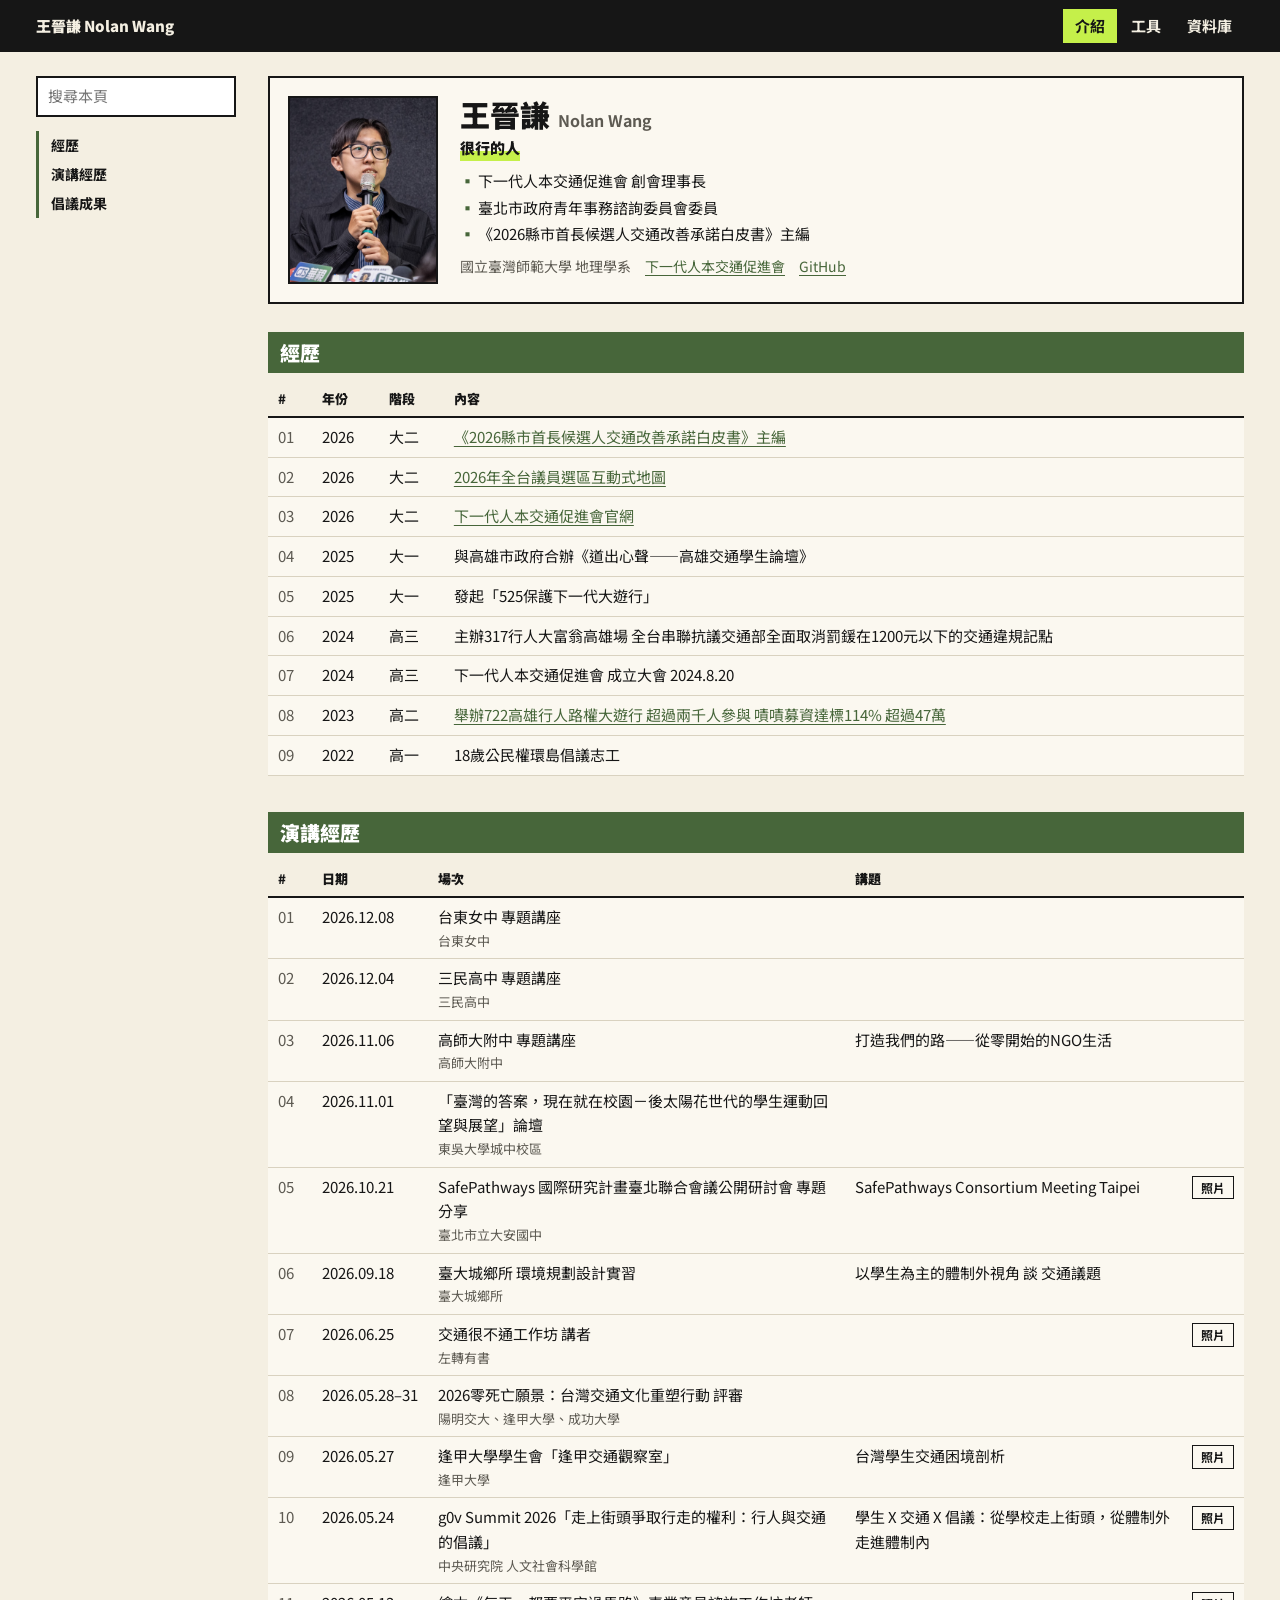
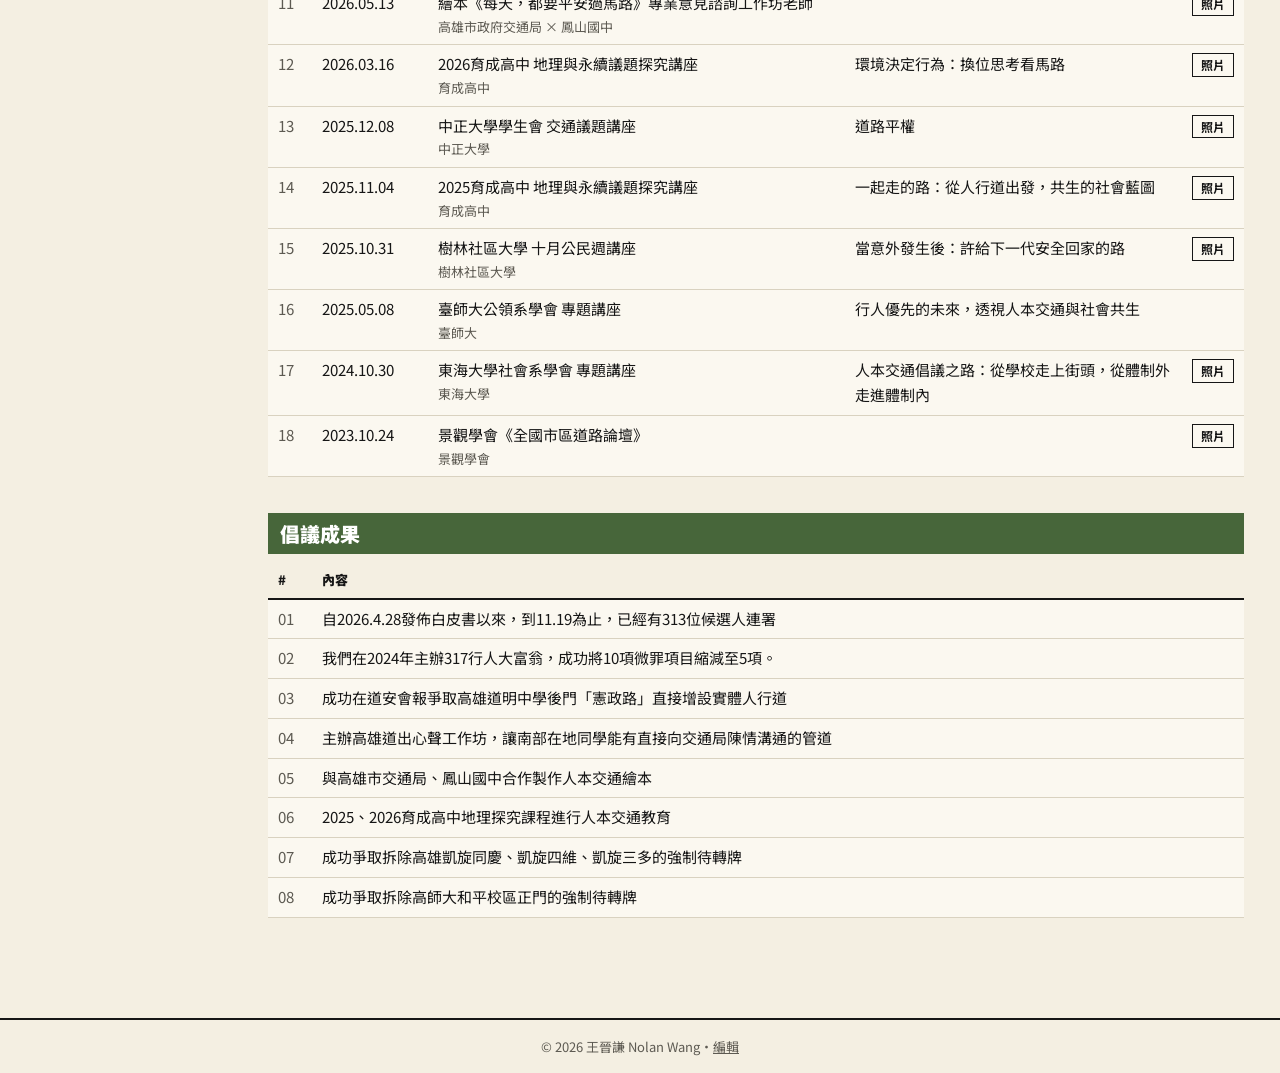
<file: index.html>
<!doctype html>
<html lang="zh-Hant">
<head>
<meta charset="utf-8">
<meta name="viewport" content="width=device-width, initial-scale=1">
<title>王晉謙 Nolan Wang</title>
<meta name="description" content="王晉謙 Nolan Wang｜下一代人本交通促進會 創會理事長。">
<meta property="og:title" content="王晉謙 Nolan Wang">
<meta property="og:image" content="https://nolanchian.github.io/info/assets/portrait.jpg">
<link rel="preconnect" href="https://fonts.googleapis.com">
<link rel="preconnect" href="https://fonts.gstatic.com" crossorigin>
<link href="https://fonts.googleapis.com/css2?family=Noto+Sans+TC:wght@400;700;900&display=swap" rel="stylesheet">
<link rel="icon" href="assets/favicon.svg" type="image/svg+xml">
<link rel="stylesheet" href="assets/site.css">
</head>
<body data-page="profile">
<p style="padding:24px">載入中…</p>
<script type="module" src="assets/site.js"></script>
</body>
</html>
</file>
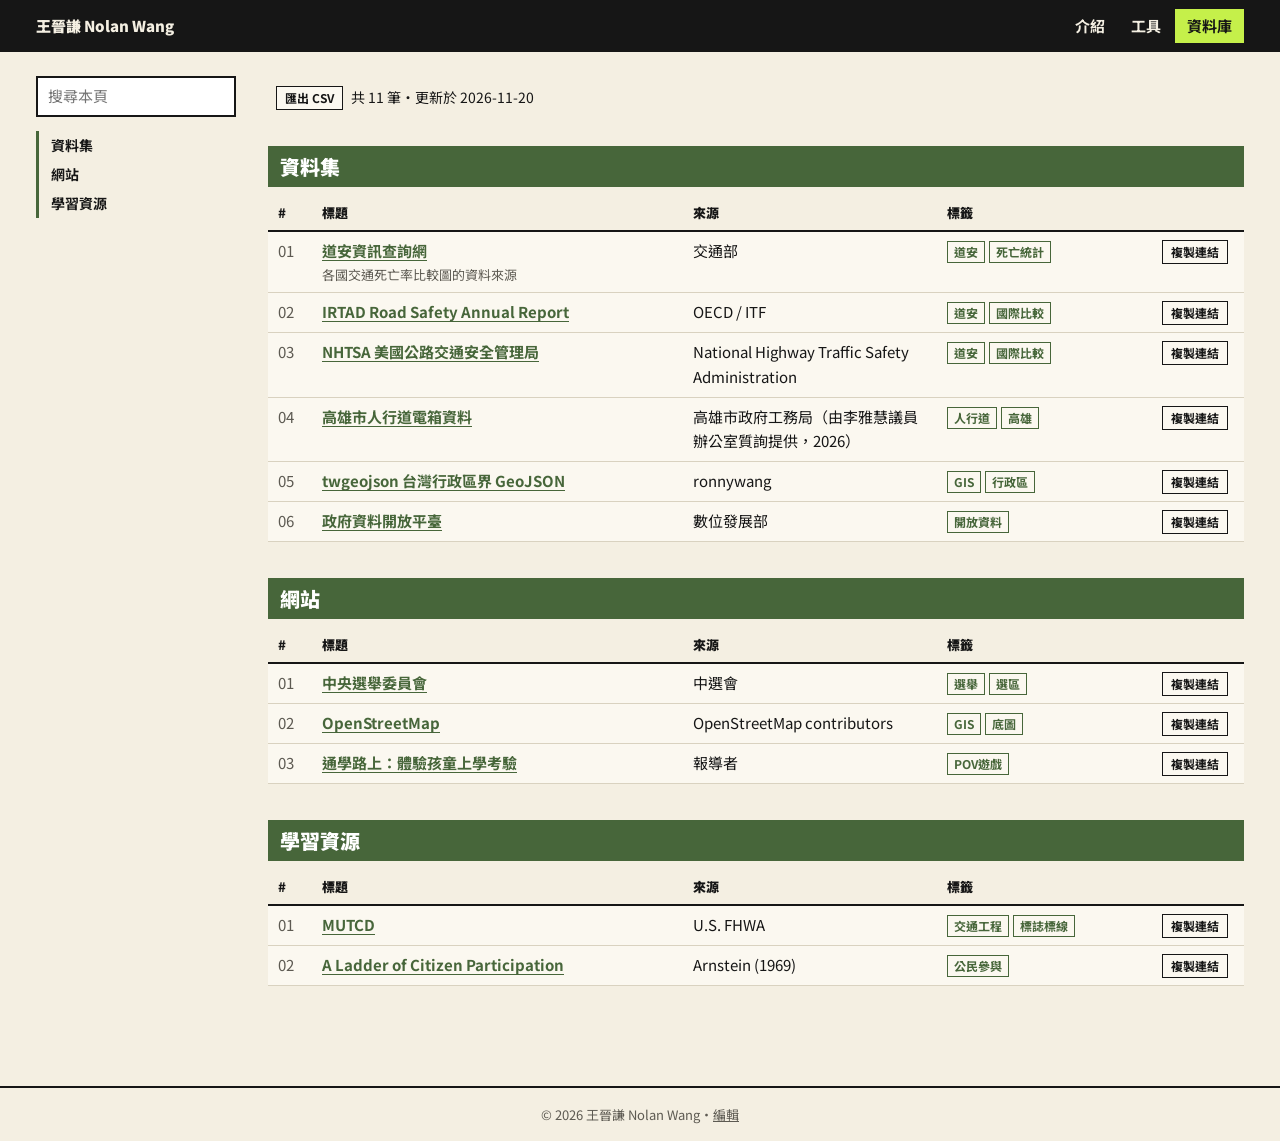
<file: library.html>
<!doctype html>
<html lang="zh-Hant">
<head>
<meta charset="utf-8">
<meta name="viewport" content="width=device-width, initial-scale=1">
<title>資料庫｜王晉謙 Nolan Wang</title>
<meta name="description" content="王晉謙 Nolan Wang｜下一代人本交通促進會 創會理事長。">
<meta property="og:title" content="資料庫｜王晉謙 Nolan Wang">
<meta property="og:image" content="https://nolanchian.github.io/info/assets/portrait.jpg">
<link rel="preconnect" href="https://fonts.googleapis.com">
<link rel="preconnect" href="https://fonts.gstatic.com" crossorigin>
<link href="https://fonts.googleapis.com/css2?family=Noto+Sans+TC:wght@400;700;900&display=swap" rel="stylesheet">
<link rel="icon" href="assets/favicon.svg" type="image/svg+xml">
<link rel="stylesheet" href="assets/site.css">
</head>
<body data-page="library">
<p style="padding:24px">載入中…</p>
<script type="module" src="assets/site.js"></script>
</body>
</html>
</file>
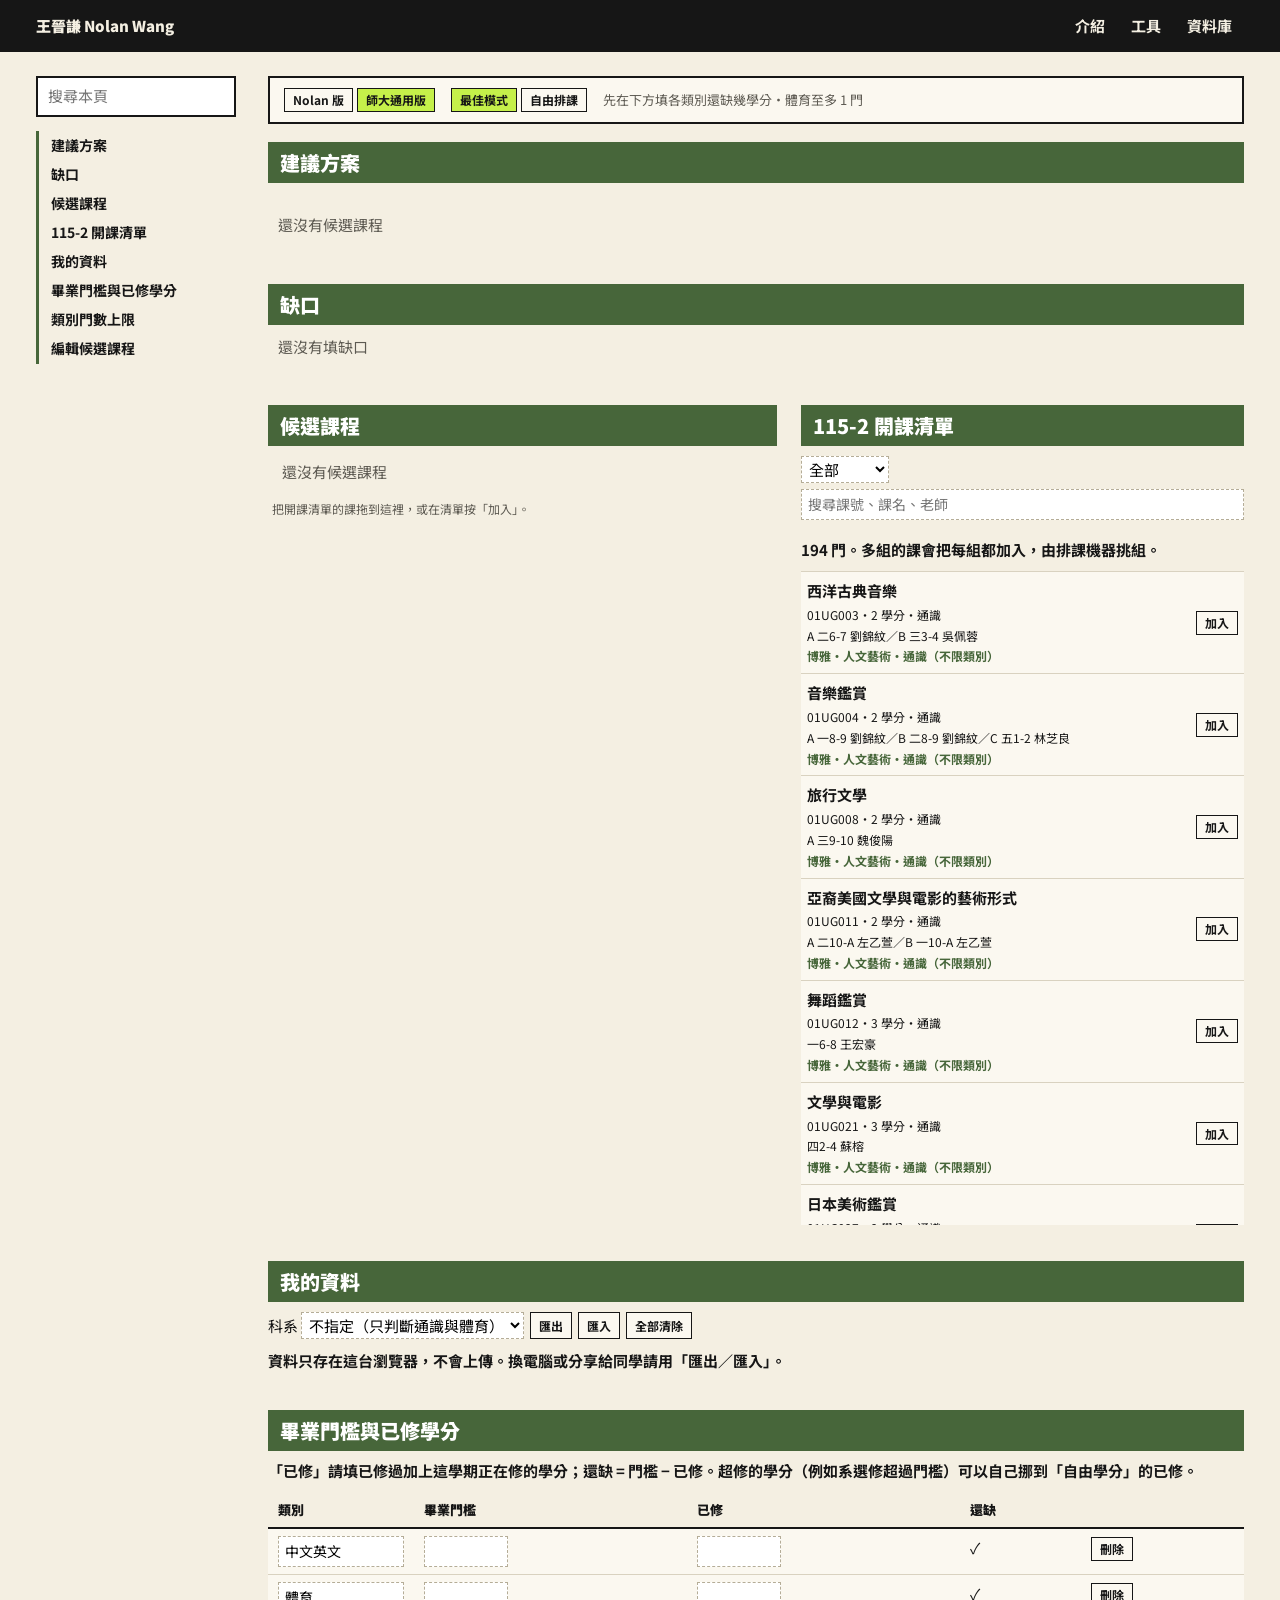
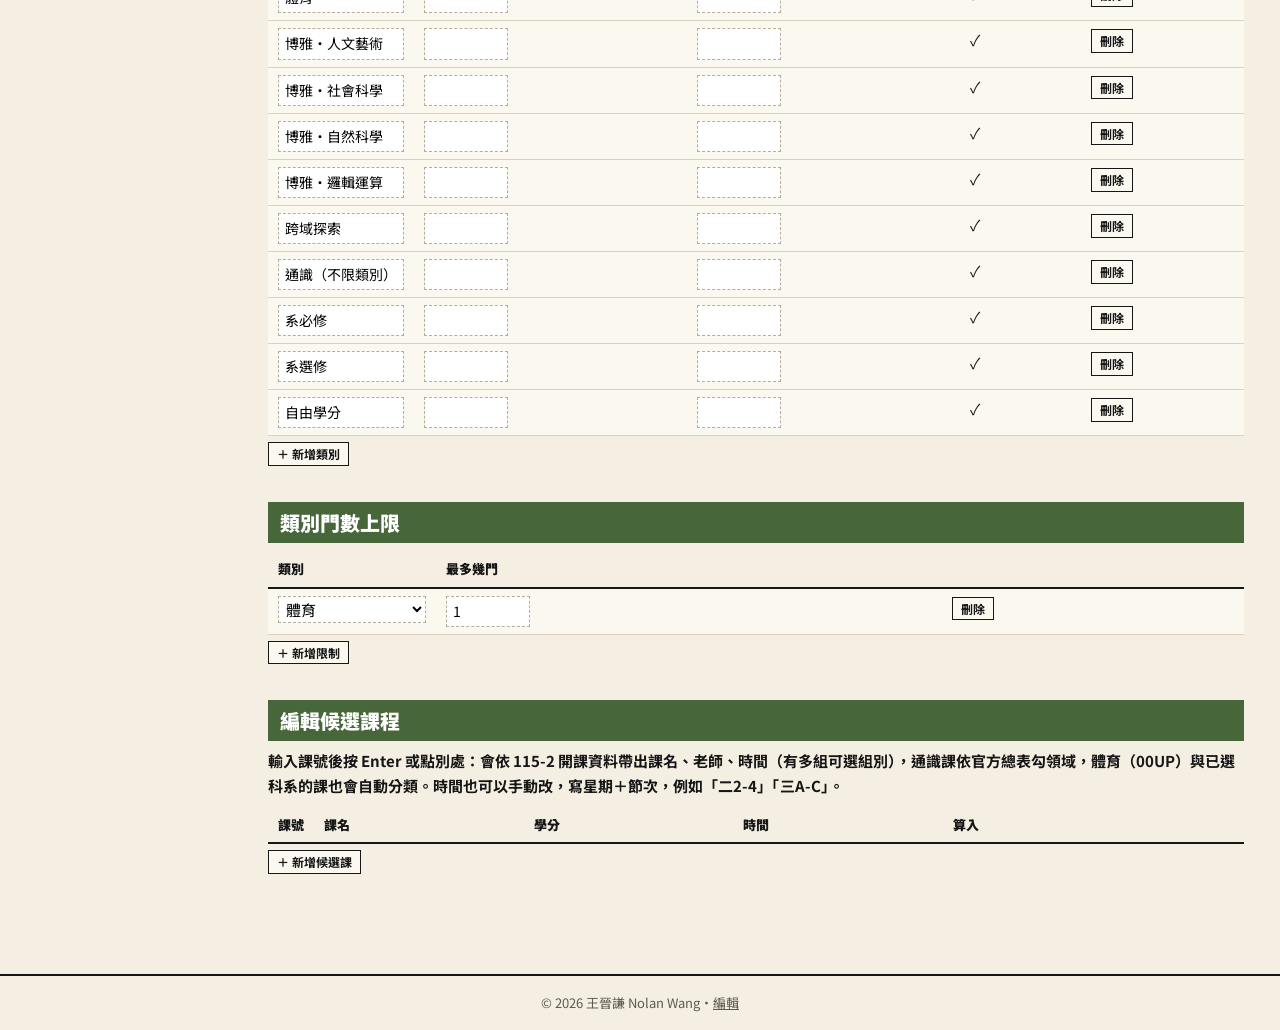
<file: planner.html>
<!doctype html>
<html lang="zh-Hant">
<head>
<meta charset="utf-8">
<meta name="viewport" content="width=device-width, initial-scale=1">
<title>排課｜王晉謙 Nolan Wang</title>
<meta name="description" content="王晉謙 Nolan Wang｜下一代人本交通促進會 創會理事長。">
<meta property="og:title" content="排課｜王晉謙 Nolan Wang">
<meta property="og:image" content="https://nolanchian.github.io/info/assets/portrait.jpg">
<link rel="preconnect" href="https://fonts.googleapis.com">
<link rel="preconnect" href="https://fonts.gstatic.com" crossorigin>
<link href="https://fonts.googleapis.com/css2?family=Noto+Sans+TC:wght@400;700;900&display=swap" rel="stylesheet">
<link rel="icon" href="assets/favicon.svg" type="image/svg+xml">
<link rel="stylesheet" href="assets/site.css">
</head>
<body data-page="planner">
<p style="padding:24px">載入中…</p>
<script type="module" src="assets/site.js"></script>
</body>
</html>
</file>
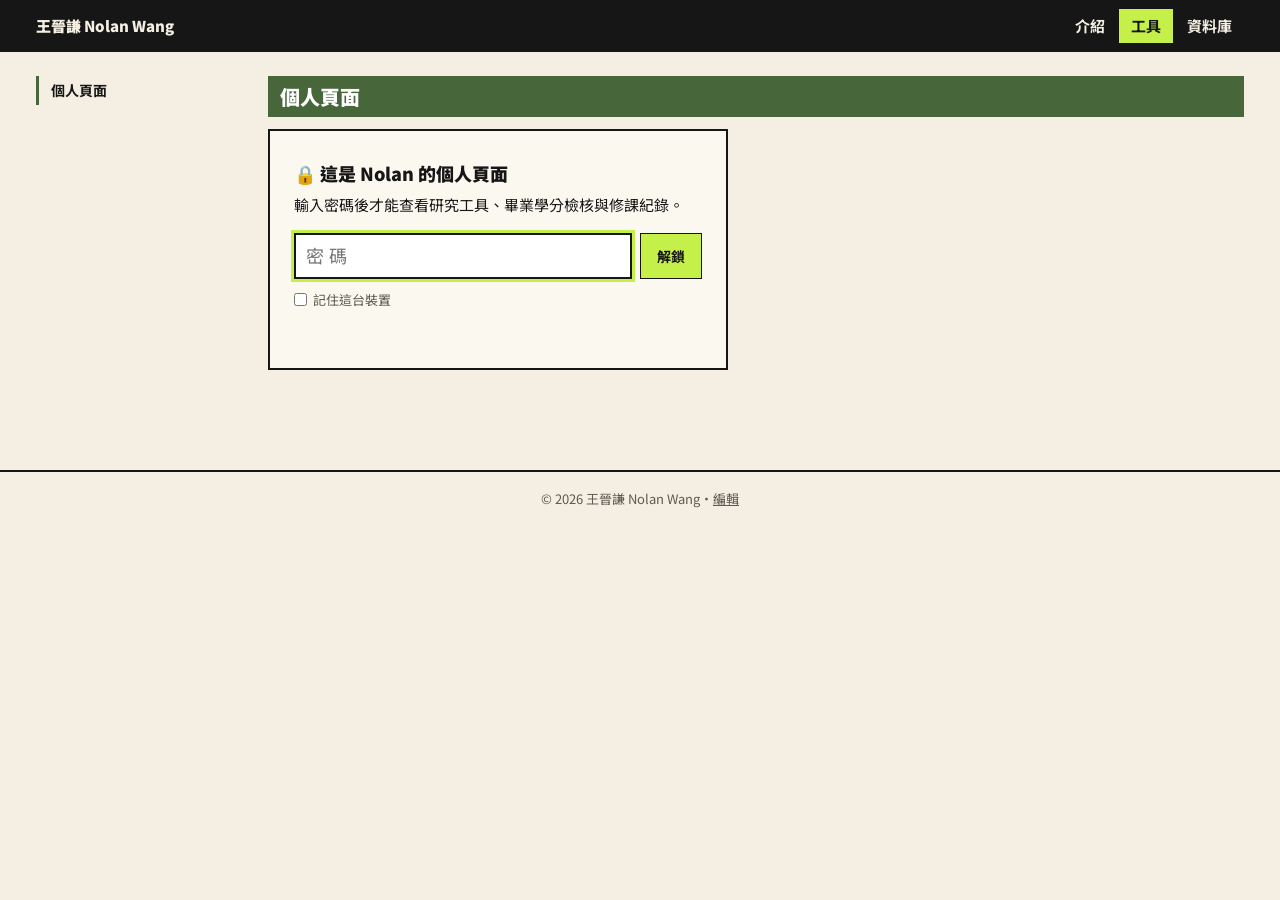
<file: research.html>
<!doctype html>
<html lang="zh-Hant">
<head>
<meta charset="utf-8">
<meta name="viewport" content="width=device-width, initial-scale=1">
<title>個人頁面｜王晉謙 Nolan Wang</title>
<meta name="robots" content="noindex, nofollow">
<meta name="description" content="王晉謙 Nolan Wang｜下一代人本交通促進會 創會理事長。">
<meta property="og:title" content="個人頁面｜王晉謙 Nolan Wang">
<meta property="og:image" content="https://nolanchian.github.io/info/assets/portrait.jpg">
<link rel="preconnect" href="https://fonts.googleapis.com">
<link rel="preconnect" href="https://fonts.gstatic.com" crossorigin>
<link href="https://fonts.googleapis.com/css2?family=Noto+Sans+TC:wght@400;700;900&display=swap" rel="stylesheet">
<link rel="icon" href="assets/favicon.svg" type="image/svg+xml">
<link rel="stylesheet" href="assets/site.css">
</head>
<body data-page="research">
<p style="padding:24px">載入中…</p>
<script type="module" src="assets/site.js"></script>
</body>
</html>
</file>
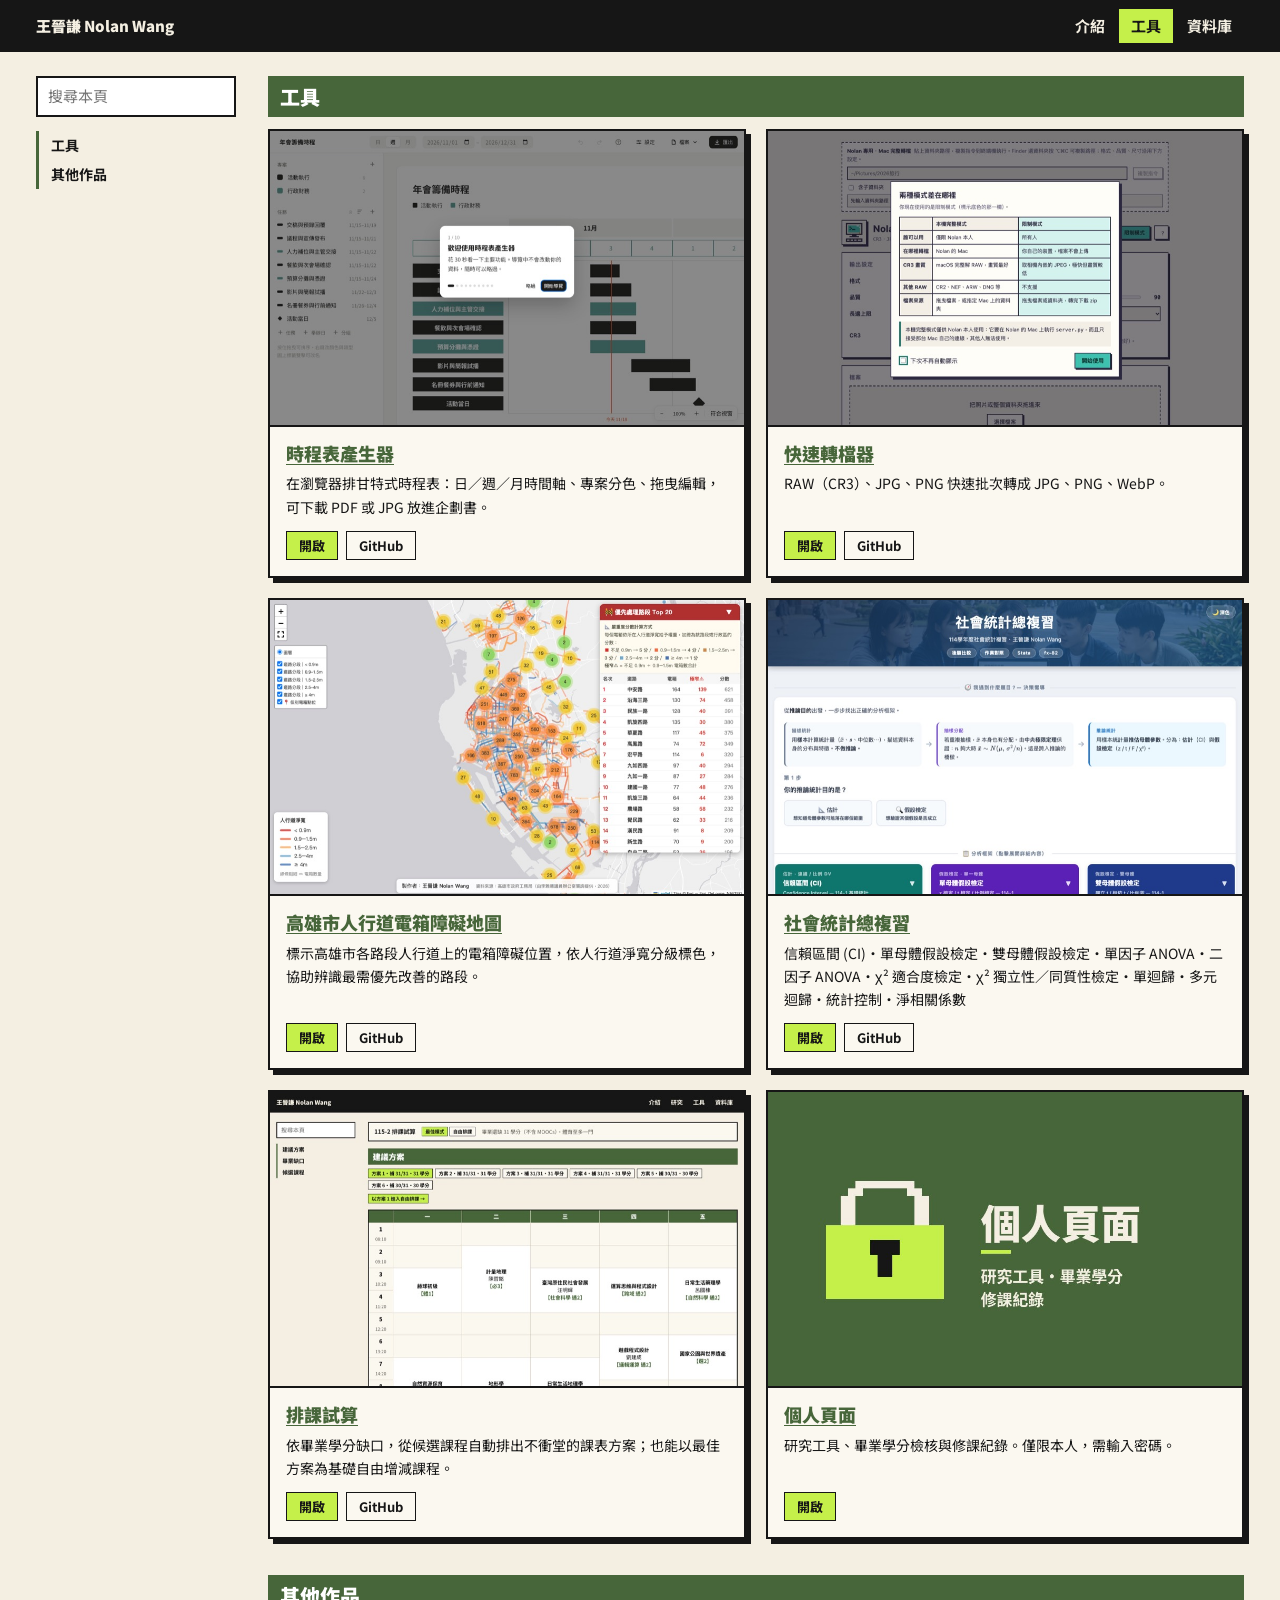
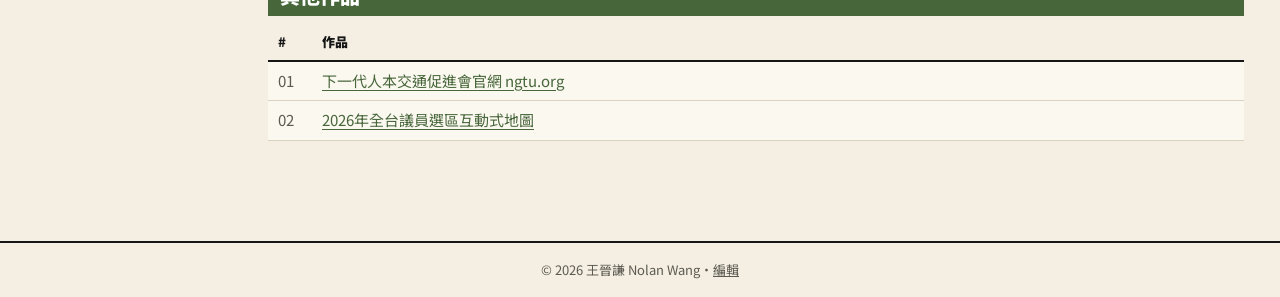
<file: tools.html>
<!doctype html>
<html lang="zh-Hant">
<head>
<meta charset="utf-8">
<meta name="viewport" content="width=device-width, initial-scale=1">
<title>工具｜王晉謙 Nolan Wang</title>
<meta name="description" content="王晉謙 Nolan Wang｜下一代人本交通促進會 創會理事長。">
<meta property="og:title" content="工具｜王晉謙 Nolan Wang">
<meta property="og:image" content="https://nolanchian.github.io/info/assets/portrait.jpg">
<link rel="preconnect" href="https://fonts.googleapis.com">
<link rel="preconnect" href="https://fonts.gstatic.com" crossorigin>
<link href="https://fonts.googleapis.com/css2?family=Noto+Sans+TC:wght@400;700;900&display=swap" rel="stylesheet">
<link rel="icon" href="assets/favicon.svg" type="image/svg+xml">
<link rel="stylesheet" href="assets/site.css">
</head>
<body data-page="tools">
<p style="padding:24px">載入中…</p>
<script type="module" src="assets/site.js"></script>
</body>
</html>
</file>
<file: assets/site.css>
:root{
  --olive:#47663A; --olive-soft:#e3e8dc; --cream:#F4EFE2; --paper:#FBF8F0; --ink:#161616;
  --mustard:#E3B547; --pink:#E8B4A8; --blue:#9DC0C4; --lime:#C5F04A;
  --line:#d9d2c0; --muted:#5d5a52;
}
*{box-sizing:border-box;margin:0;padding:0}
html{scroll-padding-top:64px}
body{font-family:"Noto Sans TC",system-ui,sans-serif;color:var(--ink);background:var(--cream);font-size:15px;line-height:1.65;-webkit-font-smoothing:antialiased}
a{color:var(--olive);text-underline-offset:3px}
a:hover{background:var(--lime);color:var(--ink)}
img{display:block;max-width:100%;height:auto}
button,input,select{font:inherit}

/* 頂部列 */
.topbar{position:sticky;top:0;z-index:30;background:var(--ink);color:var(--cream)}
.topbar .in{max-width:1240px;margin:0 auto;padding:0 16px;height:52px;display:flex;align-items:center;gap:16px}
.topbar .brand{font-weight:900;color:var(--cream);text-decoration:none;white-space:nowrap}
.topbar .brand:hover{background:none;color:var(--lime)}
.topbar nav{display:flex;gap:2px;margin-left:auto}
.topbar nav a{color:var(--cream);text-decoration:none;font-weight:700;padding:5px 12px;white-space:nowrap}
main > .hint{margin:0 0 8px;font-weight:700}
.multi{display:grid;gap:2px;min-width:170px;font-size:13px}
.multi label{display:flex;gap:6px;align-items:center;white-space:nowrap;cursor:pointer}
/* 排課 */
.planner-bar{display:flex;flex-wrap:wrap;gap:8px 16px;align-items:center;margin-bottom:18px;padding:10px 14px;background:var(--paper);border:2px solid var(--ink)}
.planner-bar .hint{font-size:13px;color:var(--muted)}
.planner-picks{display:flex;flex-wrap:wrap;gap:6px;margin:10px 0}
.tt-wrap{overflow-x:auto;margin-top:8px}
.timetable{table-layout:fixed;min-width:620px;border:2px solid var(--ink)}
.timetable th,.timetable td{border:1px solid var(--line);text-align:center;vertical-align:middle;padding:4px}
.timetable thead th{background:var(--olive);color:#fff;font-size:14px}
.timetable thead th:first-child{width:62px}
.tt-time b{display:block;font-size:14px}
.tt-time small{font-size:11px;color:var(--muted);font-weight:400}
.tt-course{background:#fff;font-size:13px;line-height:1.45}
.tt-course b,.tt-course span{display:block}
.tt-tag{font-weight:700;color:var(--olive)}
tr.picked{background:#eef6d8}
tr.clash-row{background:#fde2df}
/* 候選課與開課清單並排 */
.cand-catalog{display:grid;grid-template-columns:minmax(0,1fr);gap:0 24px;align-items:start}
@media (min-width:1180px){
  .cand-catalog{grid-template-columns:minmax(0,1.15fr) minmax(0,1fr)}
  .cand-catalog #catalog{position:sticky;top:64px;max-height:calc(100vh - 80px);display:flex;flex-direction:column}
  .cand-catalog #catalog .catalog-list{overflow-y:auto;flex:1}
}
.cand-catalog > *{min-width:0}
.drop-zone{border:2px dashed transparent;padding:2px;transition:border-color .15s,background .15s;overflow-x:auto}
.drop-zone select.cell{max-width:9em}
.drop-zone table{min-width:440px}
.drop-zone.drag-over{border-color:var(--olive);background:#eef6d8}
.drop-hint{font-size:12px;color:var(--muted);margin-top:4px}
.catalog-list{list-style:none;margin-top:8px;border-top:1px solid var(--line)}
.catalog-item{display:flex;gap:10px;align-items:center;justify-content:space-between;padding:7px 6px;border-bottom:1px solid var(--line);background:var(--paper);cursor:grab}
.catalog-item[draggable="true"]:hover{background:#fff}
.catalog-item.added{cursor:default;opacity:.6}
.catalog-main{display:grid;gap:1px;min-width:0}
.catalog-main .sub{font-size:12px}
.catalog-tags{font-size:12px;font-weight:700;color:var(--olive)}
.cell-input{width:100%;min-width:5em;padding:3px 6px;border:1px dashed #b5ad97;background:#fff;font-size:14px}
.cell-input:focus{outline:2px solid var(--olive);border-color:transparent}
.profile-table td{vertical-align:top}
.profile-table input[type=number]{max-width:6em}
.detected{color:var(--olive);font-weight:700}
.profile-table td:first-child .cell-input{min-width:9em}
.planner-modes{display:flex;gap:4px}
.tt-clash{background:#fde2df;color:#b3261e}
.missing{color:#b3261e}
.sub-row{padding-left:1em;color:var(--muted)}
.sec > .hint{margin:8px 0 0;font-weight:700}
.status-tag{font-size:12px;font-weight:900;padding:0 6px;background:var(--mustard);border:1.5px solid var(--ink)}
.topbar nav a:hover{background:#333;color:var(--cream)}
.topbar nav a[aria-current="page"]{background:var(--lime);color:var(--ink)}

/* 版面：左側目錄＋內容 */
.layout{max-width:1240px;margin:0 auto;padding:24px 16px 64px;display:grid;grid-template-columns:200px minmax(0,1fr);gap:32px;align-items:start}
.side{position:sticky;top:72px;display:grid;gap:14px}
.side input[type=search]{width:100%;padding:6px 10px;border:2px solid var(--ink);background:#fff}
.side input[type=search]:focus{outline:3px solid var(--lime)}
.toc{list-style:none;border-left:3px solid var(--olive)}
.toc a{display:block;padding:3px 12px;color:var(--ink);text-decoration:none;font-weight:700;font-size:14px}
.toc a:hover{background:var(--olive-soft)}
.side .hint{font-size:12px;color:var(--muted)}

/* 區塊標題 */
.sec{margin-bottom:36px}
.sec h2{font-size:20px;font-weight:900;padding:4px 12px;background:var(--olive);color:#fff;display:flex;align-items:baseline;gap:10px}
.sec h2 .count{font-size:13px;font-weight:700;color:var(--lime)}
.sec h2 .tools-inline{margin-left:auto;display:flex;gap:6px}
.sec h3{font-size:16px;font-weight:900;margin:18px 0 6px;padding-left:10px;border-left:5px solid var(--mustard)}
.jump{display:flex;flex-wrap:wrap;gap:6px 14px;margin:10px 0 4px;font-weight:700}

/* 表格 */
table{width:100%;border-collapse:collapse;background:var(--paper);margin-top:8px}
th,td{text-align:left;vertical-align:top;padding:7px 10px;border-bottom:1px solid var(--line)}
thead th{font-size:13px;font-weight:900;border-bottom:2px solid var(--ink);white-space:nowrap;background:var(--cream)}
tbody tr:hover{background:#fff}
/* 資料庫各分類表格欄寬一致，上下才對得齊 */
body[data-page=library] table.stack{table-layout:fixed}
body[data-page=library] table.stack th:nth-child(2){width:38%}
body[data-page=library] table.stack th:nth-child(3){width:26%}
body[data-page=library] table.stack th:nth-child(5){width:92px}
td.num,th:first-child{width:44px}
td.num{color:var(--muted);font-variant-numeric:tabular-nums}
td.nowrap{white-space:nowrap}
td .sub{display:block;font-size:13px;color:var(--muted)}
.tag{display:inline-block;font-size:12px;font-weight:700;color:var(--olive);border:1px solid var(--olive);padding:0 6px;margin:2px 4px 0 0;cursor:pointer;background:none}
.tag:hover,.tag.on{background:var(--olive);color:#fff}
.mini{font-size:12px;font-weight:700;padding:1px 8px;border:1.5px solid var(--ink);background:var(--paper);cursor:pointer;color:var(--ink);text-decoration:none;white-space:nowrap;display:inline-block}
.mini:hover{background:var(--lime)}
.mini.primary{background:var(--lime)}
.filterbar{display:flex;flex-wrap:wrap;gap:8px;align-items:center;margin-top:10px;font-size:14px}
.empty-note{padding:10px;color:var(--muted)}
/* 工具圖卡 */
.cards{display:grid;grid-template-columns:repeat(2,minmax(0,1fr));gap:20px;margin-top:12px}
.card{display:flex;flex-direction:column;background:var(--paper);border:2px solid var(--ink);box-shadow:5px 5px 0 var(--ink)}
.card .shot{display:block;aspect-ratio:16/10;overflow:hidden;border-bottom:2px solid var(--ink);background:var(--ink)}
.card .shot:hover{background:var(--ink)}
.card .shot img{width:100%;height:100%;object-fit:cover;object-position:top;transition:transform .2s}
.card .shot:hover img{transform:scale(1.03)}
.card .body{padding:14px 16px 16px;display:flex;flex-direction:column;gap:6px;flex:1}
.card h3{font-size:18px;font-weight:900;line-height:1.4;margin:0;padding:0;border:none}
.card p{font-size:14px}
.card .links{margin-top:auto;padding-top:6px;display:flex;gap:8px}
.card .links .mini{font-size:13px;padding:3px 12px}
.card.is-hidden{display:none}

tr.is-hidden,section.is-hidden,h3.is-hidden,table.is-hidden{display:none}

/* 個人頁頭 */
.profile{display:grid;grid-template-columns:150px 1fr;gap:22px;align-items:start;margin-bottom:28px;padding:18px;background:var(--paper);border:2px solid var(--ink)}
.profile img{width:150px;aspect-ratio:4/5;object-fit:cover;border:2px solid var(--ink)}
.profile h1{font-size:30px;font-weight:900;line-height:1.2}
.profile h1 small{font-size:16px;font-weight:700;color:var(--muted);margin-left:8px}
.profile .slogan{display:inline-block;margin-top:4px;font-weight:900;background:linear-gradient(transparent 60%,var(--lime) 60%)}
.profile ul{list-style:none;margin-top:8px;display:grid;gap:2px}
.profile li::before{content:"▪ ";color:var(--olive)}
.profile .meta{margin-top:8px;font-size:14px;color:var(--muted);display:flex;flex-wrap:wrap;gap:4px 14px}
.quote{margin-top:10px;padding:8px 12px;border-left:4px solid var(--mustard);background:#fff;font-size:14px}

footer{border-top:2px solid var(--ink);padding:16px;text-align:center;font-size:13px;color:var(--muted)}
footer button{background:none;border:none;color:var(--muted);text-decoration:underline;cursor:pointer;font-size:13px}

/* ── 編輯模式 ── */
.editbar{position:fixed;left:0;right:0;bottom:0;z-index:40;background:var(--ink);color:var(--cream);padding:10px 16px;display:flex;flex-wrap:wrap;gap:8px;align-items:center;font-size:14px}
.editbar .status{margin-right:auto;font-weight:700}
.editbar .status.dirty{color:var(--mustard)}
.editbar .status.ok{color:var(--lime)}
.editbar .status.err{color:var(--pink)}
.editbar button{padding:4px 12px;border:2px solid var(--cream);background:none;color:var(--cream);font-weight:700;cursor:pointer}
.editbar button.primary{background:var(--lime);color:var(--ink);border-color:var(--lime)}
body.editing{padding-bottom:64px}
body.editing [contenteditable]{outline:1px dashed #b5ad97;min-width:2em;display:block;min-height:1.4em;padding:1px 3px;background:#fff}
body.editing [contenteditable]:focus{outline:2px solid var(--olive)}
body.editing .rowctl{white-space:nowrap}
.edit-wrap{overflow-x:auto}
body.editing .edit-wrap td:not(.num):not(.rowctl){min-width:130px;max-width:360px}
/* 長網址沒有空格也能斷行，避免整欄被撐開、把刪除鈕擠出畫面 */
body.editing .edit-wrap [contenteditable]{overflow-wrap:anywhere;word-break:break-word}
/* 上移／下移／刪除固定在表格右側，表格再寬也看得到 */
body.editing .edit-wrap td.rowctl,body.editing .edit-wrap thead th:last-child{position:sticky;right:0;z-index:1;background:var(--paper);box-shadow:-8px 0 8px -8px rgba(0,0,0,.25)}
body.editing .edit-wrap thead th:last-child{background:var(--cream)}
.rowctl button{border:1px solid var(--ink);background:var(--paper);cursor:pointer;width:24px;height:24px;line-height:1;font-size:13px}
.rowctl button:hover{background:var(--lime)}
.rowctl button.del:hover{background:var(--pink)}
.addrow{margin-top:6px}
.kv th{width:110px;white-space:nowrap;font-size:13px}
.edit-field-label{font-size:11px;color:var(--muted);display:block}
select.cell{border:1px dashed #b5ad97;background:#fff;padding:1px 3px}
dialog{border:2px solid var(--ink);padding:20px;max-width:440px;width:calc(100% - 32px);background:var(--paper)}
dialog::backdrop{background:rgba(0,0,0,.45)}
dialog h3{font-size:17px;font-weight:900;margin-bottom:8px}
dialog p{font-size:14px;margin-bottom:10px}
dialog input{width:100%;padding:6px 8px;border:2px solid var(--ink);margin-bottom:12px}
dialog .row{display:flex;gap:8px;justify-content:flex-end}

@media (max-width:820px){
  .layout{grid-template-columns:minmax(0,1fr);gap:16px;padding-top:16px}
  .side{position:static}
  .toc{display:flex;flex-wrap:wrap;border-left:none;gap:4px}
  .toc a{border:1.5px solid var(--olive);padding:2px 10px}
  .cards{grid-template-columns:minmax(0,1fr)}
  .profile{grid-template-columns:96px 1fr;gap:14px;padding:14px}
  .profile img{width:96px}
  .profile h1{font-size:24px}
  /* 窄螢幕表格改成卡片列，避免橫向捲動 */
  table.stack thead{display:none}
  table.stack tr{display:grid;grid-template-columns:auto 1fr;gap:0 10px;padding:8px 6px;border-bottom:1px solid var(--line)}
  table.stack td{border:none;padding:1px 4px}
  table.stack td.num{grid-row:span 4}
  table.stack td:not(.num){grid-column:2}
  table.stack td.hide-narrow{display:none}
  .profile-table thead{display:none}
  .profile-table tr{display:grid;grid-template-columns:1fr 1fr;gap:6px 10px;padding:10px 0;border-bottom:1px solid var(--line)}
  .profile-table td{border:none;padding:0}
  .profile-table td[data-label]:not([data-label=""])::before{content:attr(data-label);display:block;font-size:11px;color:var(--muted)}
  .profile-table td:has(.multi){grid-column:1/-1}
  .profile-table td:first-child .cell-input{min-width:0}
  .profile-table .multi{grid-template-columns:repeat(2,minmax(0,1fr))}
  table.stack td.lbl::before{content:attr(data-label) "　";font-size:12px;color:var(--muted)}
  .topbar nav a{padding:5px 8px}
}
@media (max-width:480px){
  .topbar .in{gap:8px}
  .topbar .brand .en{display:none}
  .topbar nav a{padding:5px 7px;font-size:14px}
}

/* 個人頁面密碼鎖 */
.lock-box{margin-top:12px;padding:28px 24px;background:var(--paper);border:2px solid var(--ink);max-width:460px}
.lock-title{font-size:18px;font-weight:900;margin:0 0 4px}
.lock-form{margin-top:16px;display:grid;gap:10px}
.lock-row{display:flex;gap:8px;align-items:stretch}
.lock-input{flex:1;min-width:0;padding:6px 10px;border:2px solid var(--ink);background:#fff;font-size:18px;letter-spacing:.3em}
.lock-input:focus{outline:3px solid var(--lime)}
.lock-row .mini{font-size:14px;padding:4px 16px}
.lock-remember{font-size:13px;color:var(--muted);display:flex;align-items:center;gap:6px;cursor:pointer}
.lock-msg{margin:0;min-height:1.4em;color:#b3261e;font-weight:700;font-size:14px}
.lock-bar{display:flex;align-items:center;gap:8px;margin:0 0 16px}
</file>
